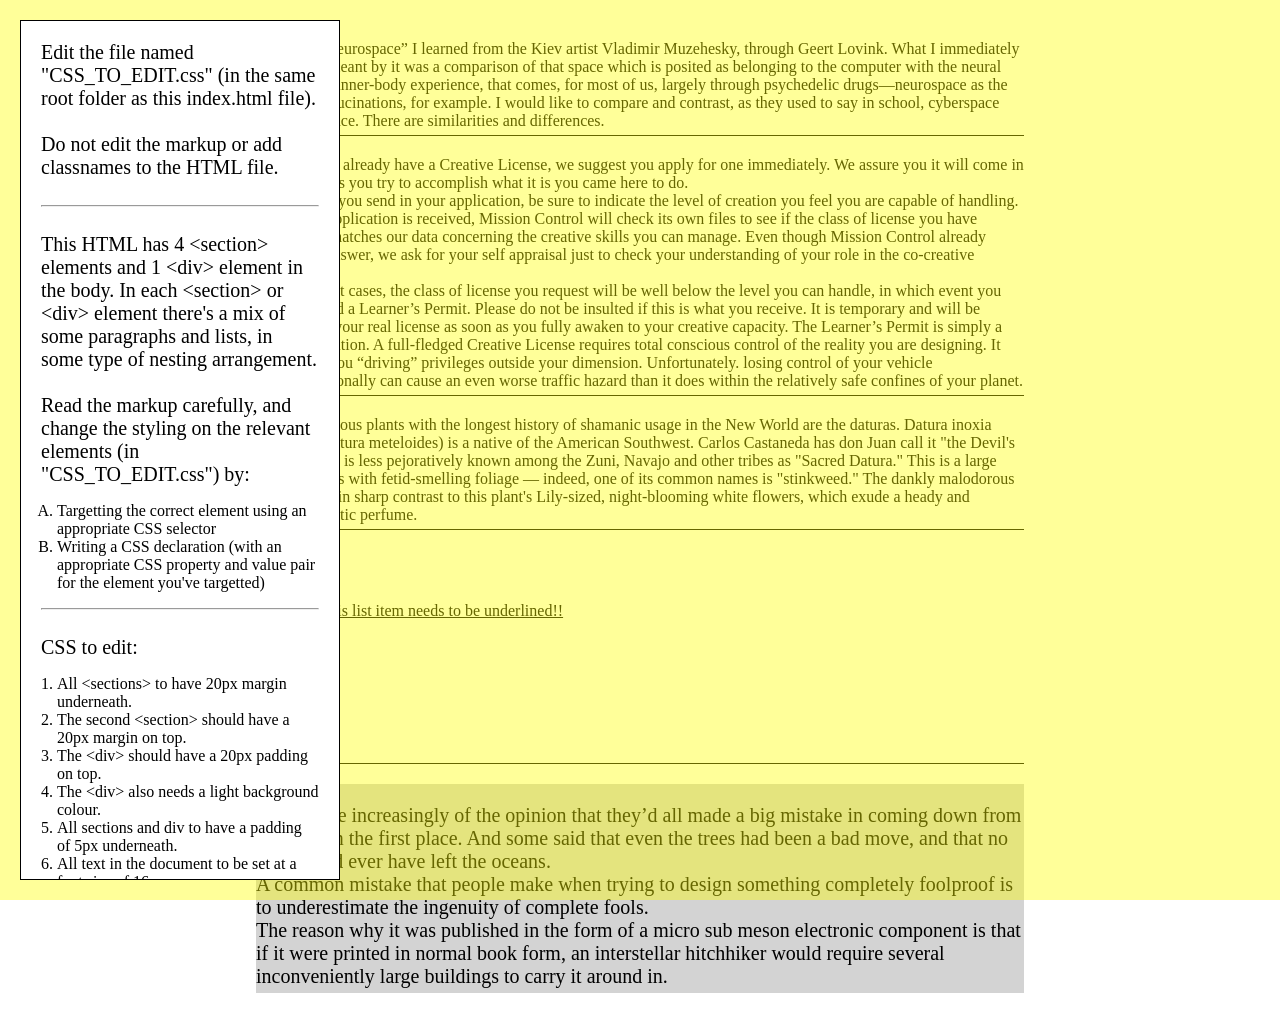
<file: 2.1 - Css Selector Exercise/index.html>
<!DOCTYPE html>
<html lang="en-GB">
            
    <head>       
        <meta charset="utf-8">
        <meta name="author" content="learn.expandedmetrics.com">
        <meta name="description" content=" ">
        <meta name="keywords" content=" ">
        <meta name="viewport" content="width=device-width, initial-scale=1.0">
            
        <title>D2.E1&thinsp;·&thinsp;CSS Selector Exercise</title>

        <!-- Socials -->
        <meta property="og:title" content=" " />
        <meta property="og:type" content="website" />
        <meta property="og:description" content=" " />
        <meta property="og:image" content="assets/ .jpg" />
        <meta property="og:url" content=" .com" />
        <meta name="twitter:title" content=" ">
        <meta name="twitter:description" content=" ">
        <meta name="twitter:image" content="assets/ .jpg">
        <meta name="twitter:card" content="assets/ .jpg">

        <!-- CSS -->
        <link href="assets/resets_and_bodystyle.css" rel="stylesheet" type="text/css">
        <link href="CSS_TO_EDIT.css" rel="stylesheet" type="text/css">
                
        <!--JavaScript -->
        <script type="text/javascript" src="assets/script.js" defer></script> 

        <!-- Favicons -->
        <link rel="shortcut icon" href="assets/favicon.ico"> 

    </head>       

    <body>
        
        <button id="openPopup" onclick="showPopup()"> Q: </button>

        <div id="popupCover" onclick="hidePopup()"></div>

        <div id="popup">

            <p>Edit the file named "CSS_TO_EDIT.css" (in the same root folder as this index.html file). 
            <br><br>
            Do not edit the markup or add classnames to the HTML file.
            </p>
            <br>
            <hr>
            <br>
            <p>This HTML has 4 &lt;section&gt; elements and 1 &lt;div&gt; element in the body. In each &lt;section&gt; or &lt;div&gt; element there's a mix of some paragraphs and lists, in some type of nesting arrangement. 
            <br><br>    
            Read the markup carefully, and change the styling on the relevant elements (in "CSS_TO_EDIT.css") by:
            <ol>
                <li>Targetting the correct element using an appropriate CSS selector</li>

                <li>Writing a CSS declaration (with an appropriate CSS property and value pair for the element you've targetted)</li>
            </ol>
            </p>
            <hr>
            <br>
            <p>CSS to edit:
                <ol>
                    <li>All &lt;sections&gt; to have 20px margin underneath.</li>

                    <li>The second &lt;section&gt; should have a 20px margin on top.</li>

                    <li>The &lt;div&gt; should have a 20px padding on top.</li>

                    <li>The &lt;div&gt; also needs a light background colour.</li>

                    <li>All sections and div to have a padding of 5px underneath.</li>

                    <li>All text in the document to be set at a font size of 16px.</li>

                    <li>All paragraphs under the &lt;div&gt; element needs to be set at 20px.</li>

                    <li>In the second section, all paragraphs after the first one should have an indent of 40px.</li>

                    <li>In the fourth section, the second list item in the 1st list should have an underline.</li>
                    
                    <li>On hovering over the above, make the underline into a strikethrough.
                    </li>

                    <li>Hovering over the third section changes the background of the fourth section.</li>
                
                </ol>    
            </p>        


        </div>

        <!-- first section -->
        <section>
            <p>The term “Neurospace” I learned from the Kiev artist Vladimir Muzehesky, through Geert Lovink. What I immediately thought he meant by it was a comparison of that space which is posited as belonging to the computer with the neural space or the inner-body experience, that comes, for most of us, largely through psychedelic drugs—neurospace as the space of hallucinations, for example. I would like to compare and contrast, as they used to say in school, cyberspace and neurospace. There are similarities and differences.</p>

        </section>

        <!-- second section -->
        <section>
            <p>If you do not already have a Creative License, we suggest you apply for one immediately. We assure you it will come in very handy as you try to accomplish what it is you came here to do.</p>
            <p>When you send in your application, be sure to indicate the level of creation you feel you are capable of handling. Once your application is received, Mission Control will check its own files to see if the class of license you have
            applied for matches our data concerning the creative skills you can manage. Even though Mission Control already
            knows the answer, we ask for your self appraisal just to check your understanding of your role in the co-creative
            process.</p>
            <p>In most cases, the class of license you request will be well below the level you can handle, in which event you will
                be issued a Learner’s Permit. Please do not be insulted if this is what you receive. It is temporary and will be
                replaced by your real license as soon as you fully awaken to your creative capacity. The Learner’s Permit is simply a
                safety precaution. A full-fledged Creative License requires total conscious control of the reality you are designing. It
                also grants you “driving” privileges outside your dimension. Unfortunately. losing control of your vehicle
                interdimensionally can cause an even worse traffic hazard than it does within the relatively safe confines of your
                planet.</p>
        </section>


        <!-- third section -->
        <section>
            <span>The solanaceous plants with the longest history of shamanic
                usage in the New World are the daturas. Datura inoxia (formerly Datura
                meteloides) is a native of the American Southwest. Carlos Castaneda
                has don Juan call it "the Devil's Weed," but it is less pejoratively known
                among the Zuni, Navajo and other tribes as "Sacred Datura." This is a
                large bushy species with fetid-smelling foliage — indeed, one of its
                common names is "stinkweed." The dankly malodorous leaves stand in
                sharp contrast to this plant's Lily-sized, night-blooming white flowers,
                which exude a heady and distinctly erotic perfume.</span>
        </section>


        <!-- fourth section -->
        <section>
            <p>First List: </p>
            <!-- list1 -->
            <ul>
                <li>Item 1

                </li>
                <li>Just this list item needs to be underlined!!
                </li>
                <li>Item 3

                </li>
            </ul>
            <p>Second List: </p>
            <!-- list2 -->

            <ul>
                <li>Item 1

                </li>
                <li> Item 2

                </li>
                <li>
                Item 3
                    
                </li>
            </ul>
        </section>        


        <!-- the only div -->
        <div>
            <p> Many were increasingly of the opinion that they’d all made a big mistake in coming down from the trees in the first place. And some said that even the trees had been a bad move, and that no one should ever have left the oceans.</p>
            <p>A common mistake that people make when trying to design something completely foolproof is to underestimate the ingenuity of complete fools.</p>
            <p>The reason why it was published in the form of a micro sub meson electronic component is that if it were printed in normal book form, an interstellar hitchhiker would require several inconveniently large buildings to carry it around in.</p>

        </div>

        
    </body>
</html>
</file>
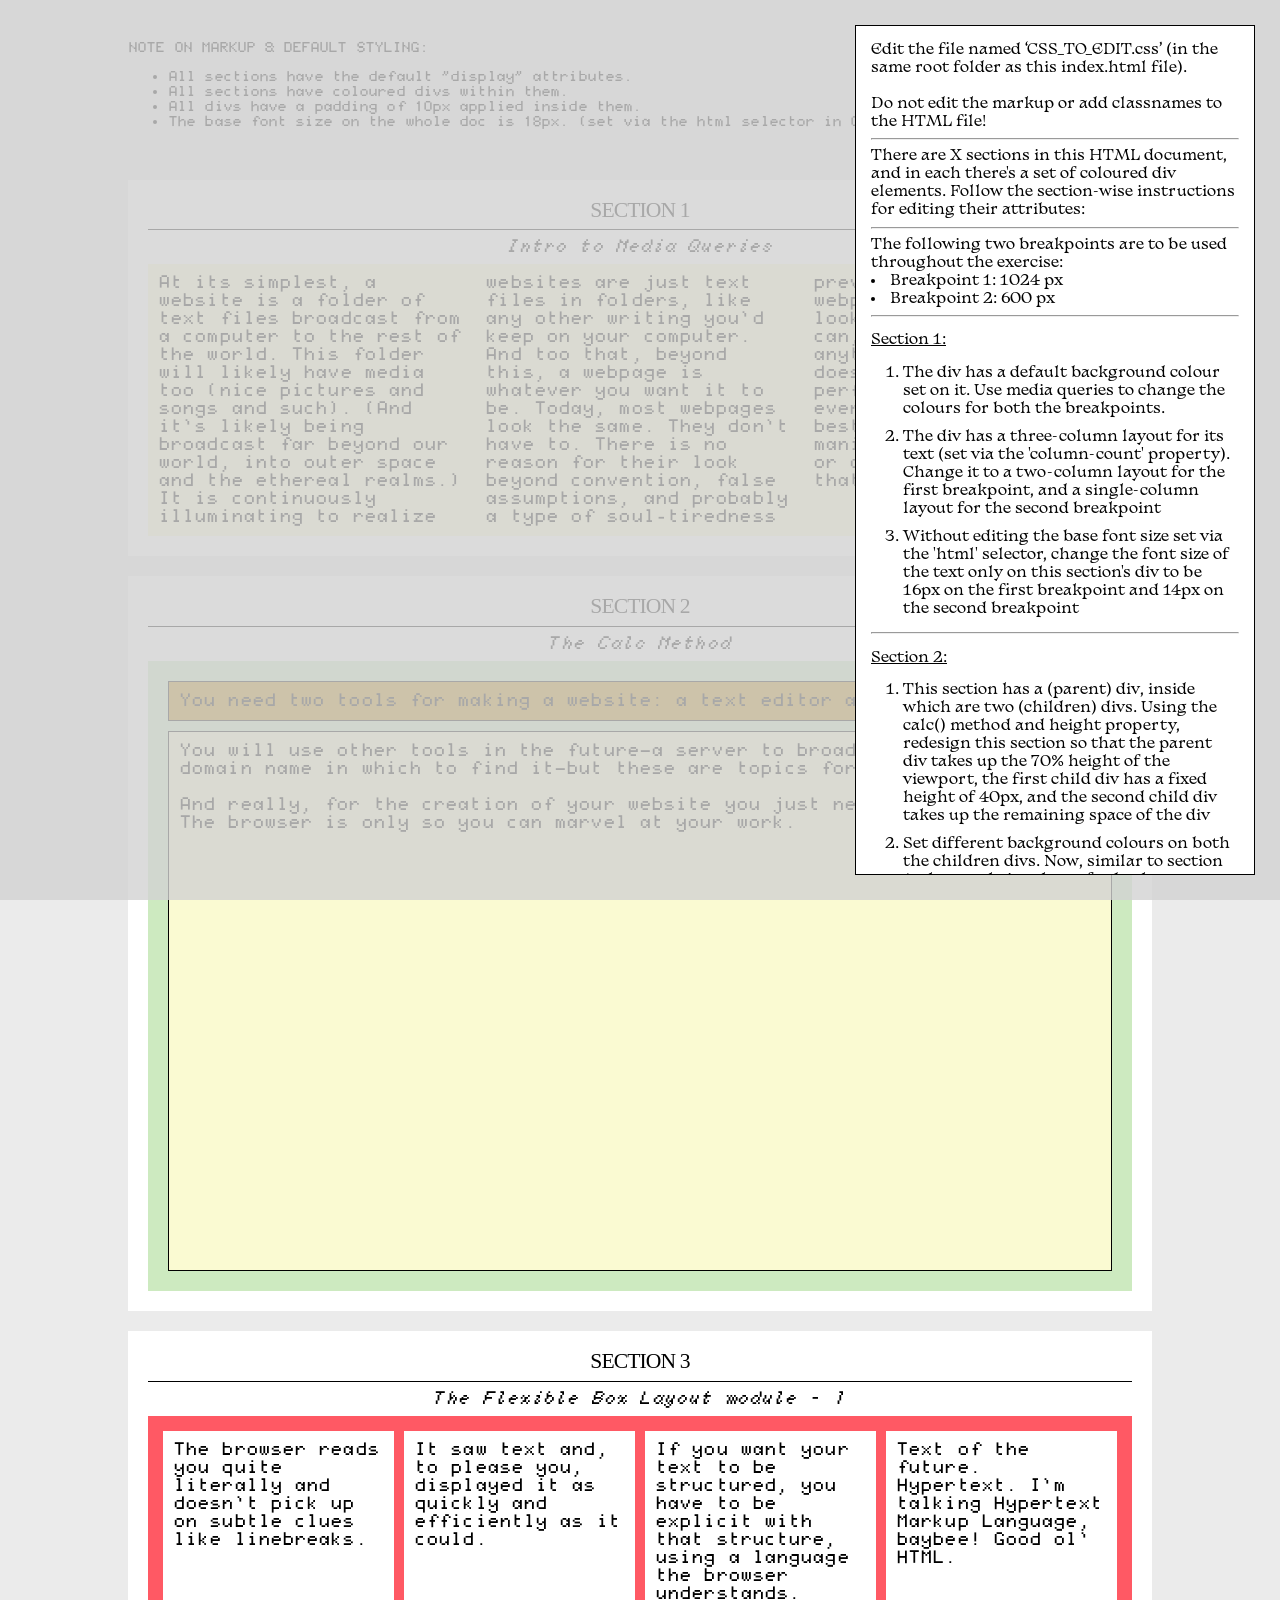
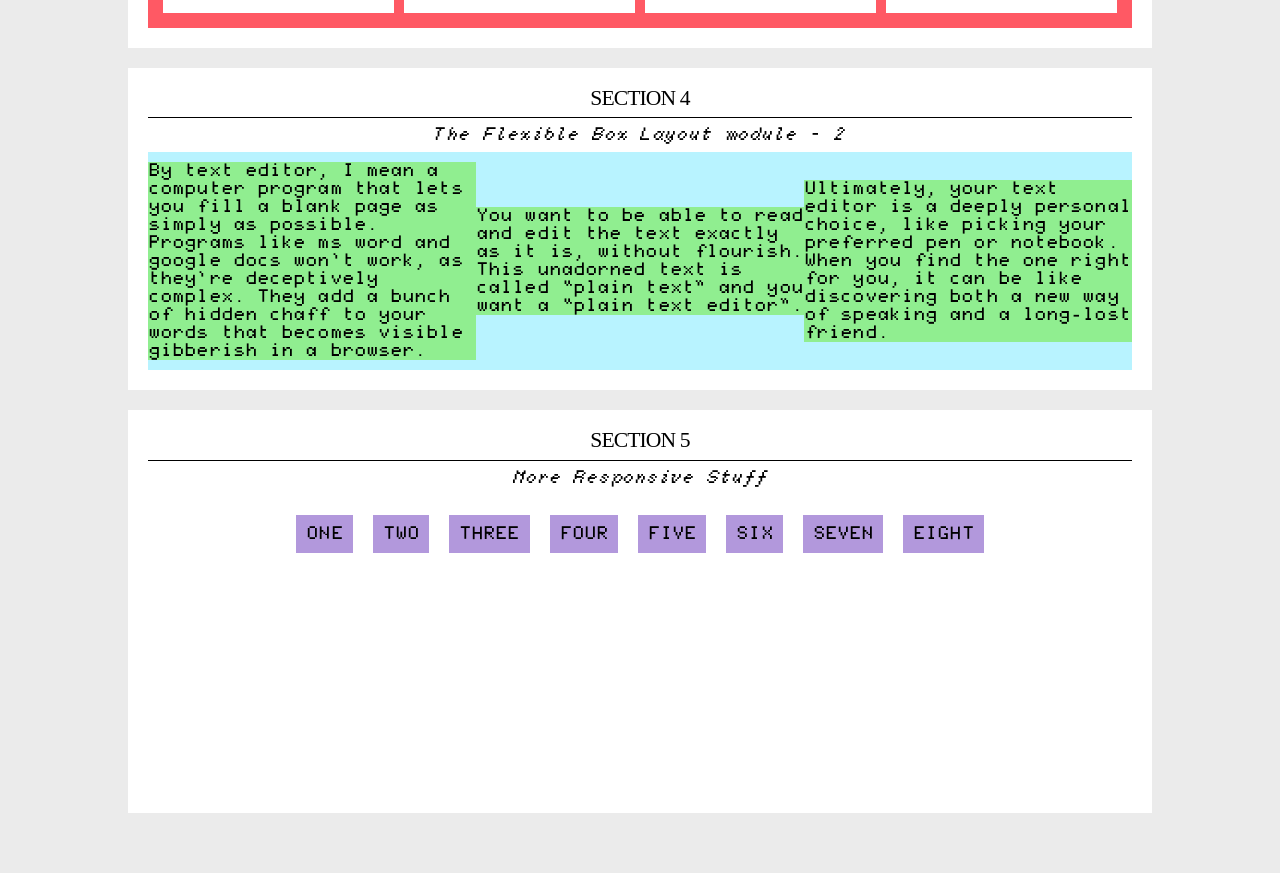
<file: 6.1 CSS Responsive/index.html>
<!doctype html>
<html lang="en-GB">

<head>
    <meta charset="utf-8">
    
    <meta name="author" content="Expanded Metrics">
    <meta name="description" content="">
    <meta property="og:title" content=""/>
    <meta property="og:description" content=""/>
    
    <title>D6.E1&thinsp;·&thinsp;CSS Responsive</title>
    
    <meta name="keywords" content="">
    <meta name="viewport" content="width=device-width, initial-scale=1.0">
    <meta property="og:type" content="website"/>

    <link href="assets/defaults+font-face.css" rel="stylesheet" type="text/css">
    <link href="CSS_TO_EDIT.css" rel="stylesheet" type="text/css">

    <script src="assets/script.js" type="text/javascript" defer></script> 
    <script src="SCRIPT_TO_EDIT.js" type="text/javascript" defer></script> 

</head>
    
<body onload="loadPopupState()">

    <aside>NOTE ON MARKUP & DEFAULT STYLING:
        <ul>
            <li>All sections have the default "display" attributes.</li>
            <li>All sections have coloured divs within them.</li>
            <li>All divs have a padding of 10px applied inside them.</li>
            <li>The base font size on the whole doc is 18px. (set via the html selector in CSS) </li>
        </ul>
    </aside>
    <br><br>
    
    <!-- Section 1 -->
    <section id="s1"> 
        <h2>SECTION 1</h2>
        <em>Intro to Media Queries</em>
        <div>
            <p>
                At its simplest, a website is a folder of text files broadcast from a computer to the rest of the world.

                This folder will likely have media too (nice pictures and songs and such).
                
                (And it’s likely being broadcast far beyond our world, into outer space and the ethereal realms.)
                
                It is continuously illuminating to realize websites are just text files in folders, like any other writing you’d keep on your computer.
                
                And too that, beyond this, a webpage is whatever you want it to be.
                
                Today, most webpages look the same. They don’t have to.
                
                There is no reason for their look beyond convention, false assumptions, and probably a type of soul-tiredness prevalent today.
                
                Your webpage can, and should, look however you want.
                
                It can, and should, be about anything you want.
                
                It does not need to be perfect, or finished, or even good.
                
                A webpage, at best, is a space you manifest to hold an idea or dream.
                
                It is whatever that means for you.
            </p>

        </div>
    
    </section>

    <!-- Section 2 -->
    <section id="s2"> 
        <h2>SECTION 2</h2>
        <em>The Calc Method</em>
        <div>
            <div>You need two tools for making a website: a text editor and a browser.
            </div>
            <div>
                You will use other tools in the future–a server to broadcast your page and a domain name in which to find it–but these are topics for a future zine.
                <br>
                <br>
                And really, for the creation of your website you just need a text editor. The browser is only so you can marvel at your work.
            </div>

        </div>      
    </section>
        

    <!-- Section 4 -->
    <section id="s3"> 
        <h2>SECTION 3</h2>
        <em>The Flexible Box Layout module - 1</em>
        <div>
            <div>
                The browser reads you quite literally and doesn’t pick up on subtle clues like linebreaks. 
            </div>
            <div>
                It saw text and, to please you, displayed it as quickly and efficiently as it could.
            </div>
            <div>
                If you want your text to be structured, you have to be explicit with that structure, using a language the browser understands.
            </div>
            <div>
                Text of the future. Hypertext. I’m talking Hypertext Markup Language, baybee! Good ol’ HTML.
            </div>
        </div>
    </section>
    
    <!-- Section 4 -->
    <section id="s4"> 
        <h2>SECTION 4</h2>
        <em>The Flexible Box Layout module - 2</em>
        <div>
            <div>
                By text editor, I mean a computer program that lets you fill a blank page as simply as possible. Programs like ms word and google docs won’t work, as they’re deceptively complex. They add a bunch of hidden chaff to your words that becomes visible gibberish in a browser.
            </div>
            <div>
                You want to be able to read and edit the text exactly as it is, without flourish. This unadorned text is called “plain text” and you want a “plain text editor”.
            </div>
            <div>
                Ultimately, your text editor is a deeply personal choice, like picking your preferred pen or notebook. When you find the one right for you, it can be like discovering both a new way of speaking and a long-lost friend.
            </div>
        </div>
    </section>

    <section id="s5"> 
        <h2>SECTION 5</h2>
        <em>More Responsive Stuff</em>
        <div>
            <span>ONE</span>
            <span>TWO</span>
            <span>THREE</span>
            <span>FOUR</span>
            <span>FIVE</span>
            <span>SIX</span>
            <span>SEVEN</span>
            <span>EIGHT</span>
        </div>
        <br>
        <button>This is a Button</button>
        <div id="box">
            <ul>
                <li>ONE</li>
                <li>TWO</li>
                <li>TWO</li>
                <li>THREE</li>
                <li>FOUR</li>
                <li>FIVE</li>
                <li>SIX</li>
                <li>SEVEN</li>
                <li>EIGHT</li>
            </ul>
        </div>
    </section>
    
    





    <!-- POPUP -->
    <button id="openPopup" onclick="showPopup()">?</button>
    <div id="popupCover" onclick="hidePopup()"></div>

    <div id="popup">
        
            Edit the file named ‘CSS_TO_EDIT.css’ (in the same root folder as this index.html file).<br>
            <br>
            Do not edit the markup or add classnames to the HTML file!
            
            <hr>
            There are X sections in this HTML document, and in each there's a set of coloured div elements. Follow the section-wise instructions for editing their attributes:
            
            <hr>
            The following two breakpoints are to be used throughout the exercise:
            <li>Breakpoint 1: 1024 px</li>
            <li>Breakpoint 2: 600 px</li>


        <hr>
        <p><u>Section 1:</u>
        <ol>
            <li> The div has a default background colour set on it. Use media queries to change the colours for both the breakpoints. 
            </li>            
            <li>The div has a three-column layout for its text (set via the 'column-count' property). Change it to a two-column layout for the first breakpoint, and a single-column layout for the second breakpoint</li>
            <li>Without editing the base font size set via the 'html' selector, change the font size of the text only on this section's div to be 16px on the first breakpoint and 14px on the second breakpoint</li>
        </ol>
        </p>

        <hr>
        <p><u>Section 2:</u><br>
            <ol>
                <li>This section has a (parent) div, inside which are two (children) divs. Using the calc() method and height property, redesign this section so that the parent div takes up the 70% height of the viewport, the first child div has a fixed height of 40px, and the second child div takes up the remaining space of the div</li>   
                <li> Set different background colours on both the children divs. Now, similar to section 1, change their colours for both breakpoints. </li>
            </ol>            

        </p>
        <hr>

        <p><u>Section 3:</u><br>
            <ol>
                <li>This section has a parent div, inside which there are 4 children divs (boxes). The children have the default display property and a width of 400px set on each of them. Using the flexbox property, make the boxes appear in a single line next to each other (4 column layout). </li>
                <li>Adjust the widths of the boxes so they all take up equal space and fill the parent div. There should be a spacing of 10px between the boxes.</li>
                <li>Similar to section 1 and 2, change the colours of the boxes for both the breakpoints</li>
                <li>Change the 4 column layout into a 2 column layout for the first breakpoint</li>
                <li>Without removing the flex property set on the parent/container, change the layout into a single-column layout (all the boxes are stacked on top of each other) for the second breakpoint</li>
            </ol>
        </p>
        <hr>
        
        <p><u>Section 4:</u><br>
            <ol>
                <li>This section has a parent div with 3 children divs inside it. Using flexbox change the layout into a three column layout. Without using margin or gap properties, make sure that the divs are evenly spaced. The first div's left edge should align with the container's left edge and the third div's right edge should align with the right edge of the container's right edge</li>
                <li>The divs are to be aligned centrally along the horizontal axis</li>
                <li> Make it into a single column layout only for the second breakpoint. For this breakpoint, the divs need to be aligned centrally along the vertical axis</li>
            </ol>
        </p>
        <hr>

        <p><u>Section 5:</u><br>
            <ol>
                <li>This section has a visible div. This section also has a button and another div (with the id 'box'), both of which are not visible by default. </li>
                <li>On the second breakpoint, hide the first div and make the button visible</li>
                <li> Now add some JavaScript in the SCRIPT_TO_EDIT.js file so that the button can show/hide the second div</li>
            </ol>
        </p>
        <hr>



</body>
</file>
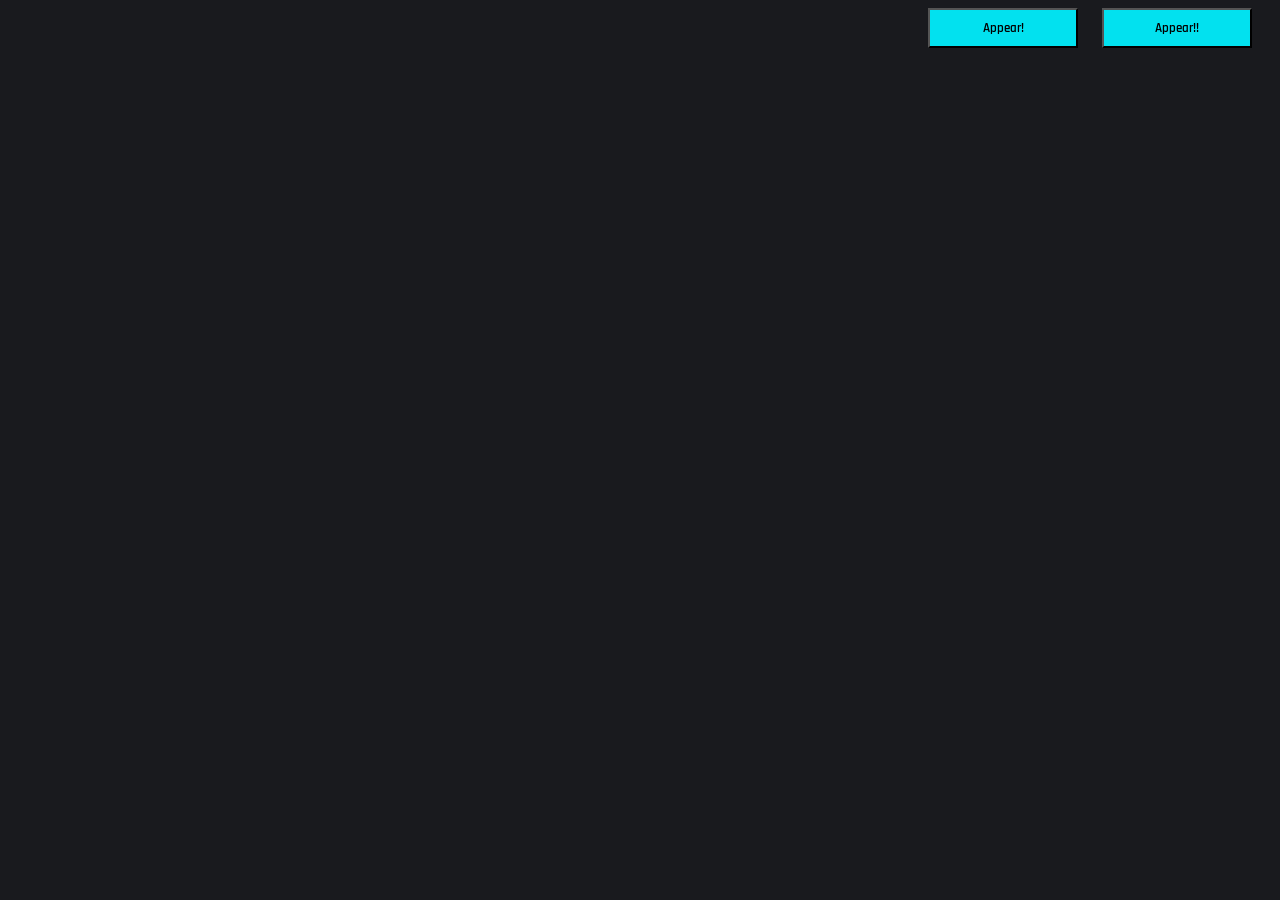
<file: 9.1 & 9.2/index.html>
<!DOCTYPE html>
<html lang="en">
<head>
    <meta charset="UTF-8">
    <meta name="viewport" content="width=device-width, initial-scale=1.0">
    <link rel="preconnect" href="https://fonts.googleapis.com">
    <link rel="preconnect" href="https://fonts.gstatic.com" crossorigin>
    <link href="https://fonts.googleapis.com/css2?family=Rajdhani:wght@400;500;600&display=swap" rel="stylesheet">

    <link rel="stylesheet" href="style.css">
    <script src="script.js" type="text/javascript" defer></script>
    <title>Day 9 Exercise</title>
</head>
<body>
    <div class="contain">
        <div id="div1">
            <button id="close1" class="clo">X</button>
        </div>
        <div class="btn-container">
            <button id="btn1" onclick="bippity()">Appear!</button>
            <button id="btn2">Appear!!</button>
        </div>
    </div>
    <div id="div2">
        <button id="close2" class="clo" onclick="boo()">X</button>
    </div>
</body>
</html>
</file>
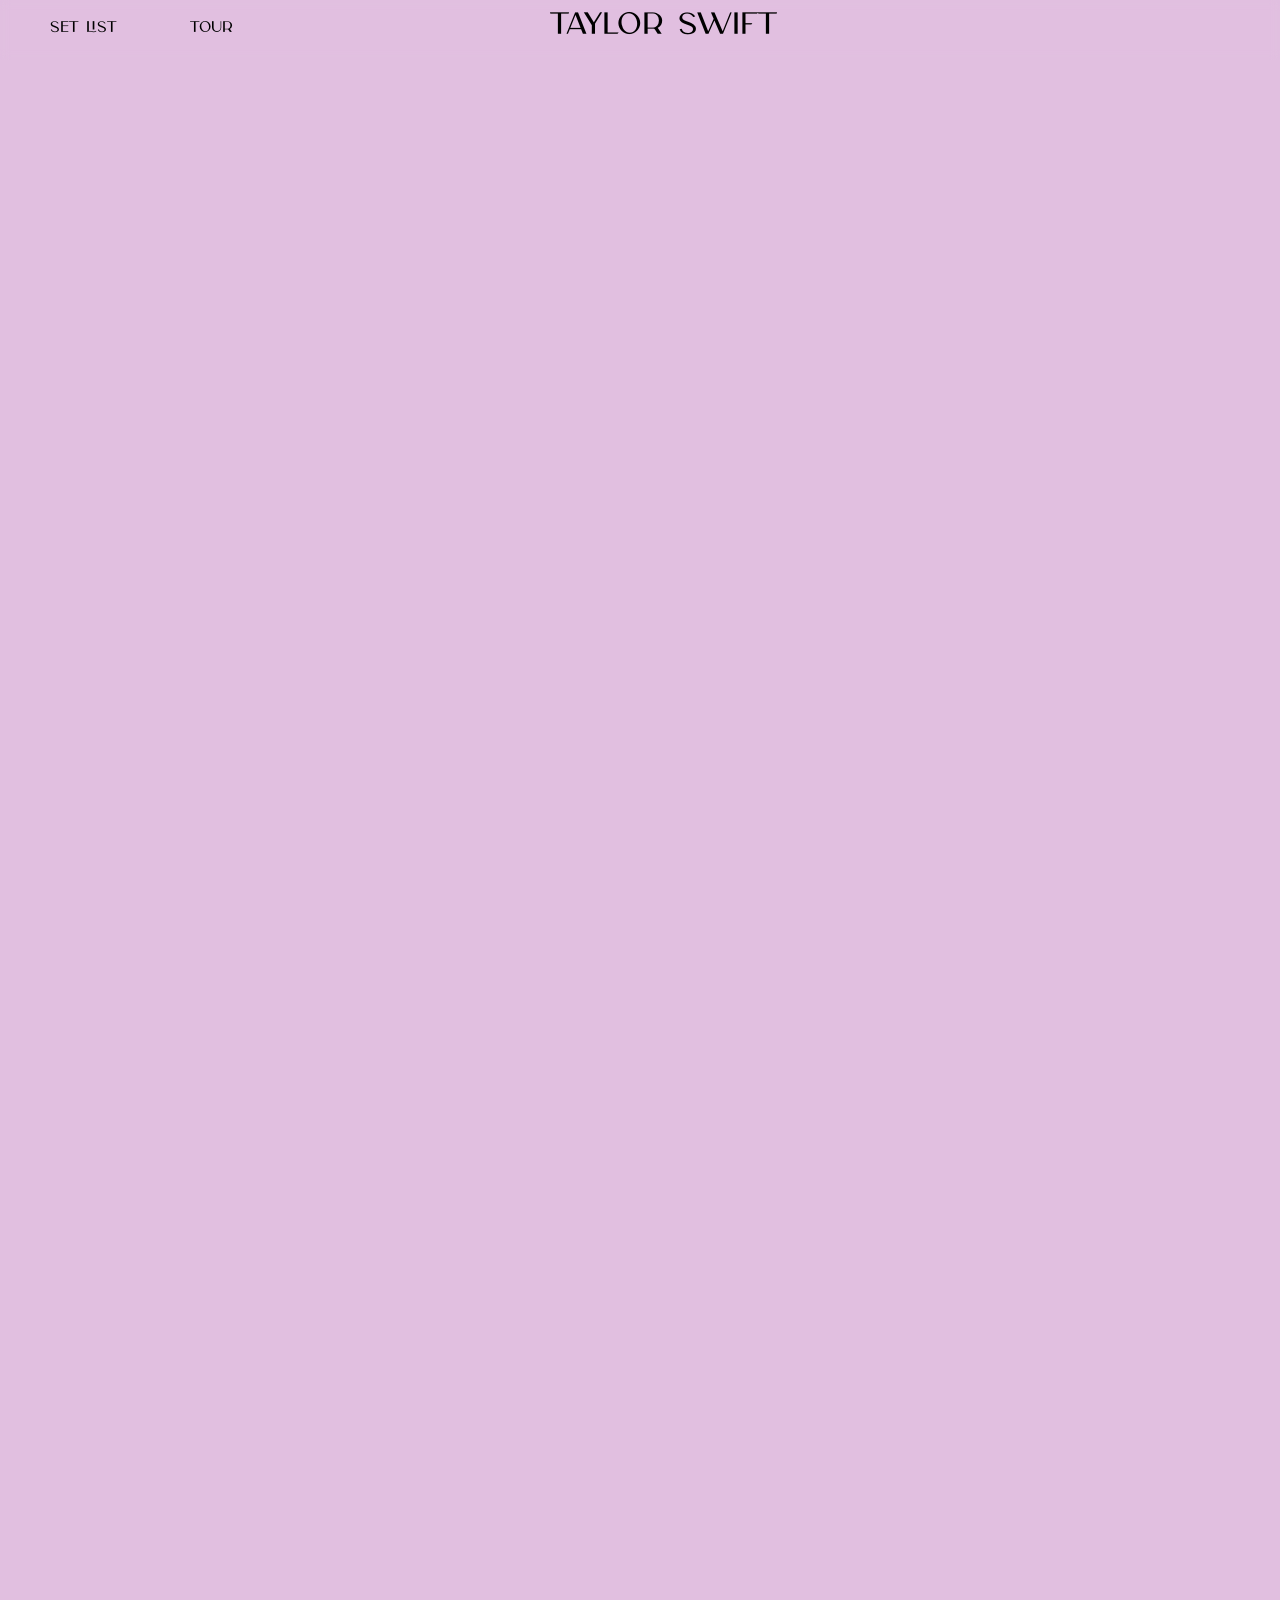
<file: A3/setlist.html>
<!DOCTYPE html>
<html lang="en">
<head>
    <meta charset="UTF-8">
    <meta name="viewport" content="width=device-width, initial-scale=1.0">
    <title>Setlist</title>

    <link rel="stylesheet" href="assets/global.css">
    <style>
        .taylor-swift {
            margin: 0;
            position: absolute;
            font-size: 30px;
            font-weight: 400;
            font-family: var(--taylor-version-font);
            color: #000;
            display: inline-block;
            top: 10%;
            left: 43%;
        }
        .explore,
        .set-list,
        .tour {
            font-family: var(--taylor-version-font);
            color: #000;
            text-decoration: none;
            position: absolute;
            font-size: 15px;
            left: 47px;
            display: inline-block;
            width: 100px;
            height: 22px;
        }
        .set-list,
        .tour {
            left: 50px;
            top: 30%;
        }
        .tour {
            left: 190px;
        }
        header{
            position: fixed;
            background-color: transparent;
            backdrop-filter: blur(5px);
            display: flex;
            justify-content: center;
            align-items: center;
            width: 100%;
            overflow: hidden;
            z-index: 5;
            top: 0;
            height: 60px;
            font-size: 10px;
        }
        body{
            margin: 0;
            padding: 0;
            transition: background-color 0.5s;
        }
        ul{
            list-style-type: none;
            display: flex;
            flex-wrap: wrap;
            justify-content: center;
            margin: 0;
            margin-top: 70px;
            padding: 0px 30px 0px 30px;
        }

        iframe{
            height: hug;
            width: 100%; /* Adjust the width as needed */
            border-radius: 12px;
        }
        li{
            width: calc(33% - 40px);
            margin: 0px 20px 10px 20px;
            opacity: 0; 
            transition: opacity 2s
        }
       
    </style>
</head>
<body>
    <header class="header" id="H" >
        <a href="index.html">
        <h1 class="taylor-swift" >Taylor Swift</h1>
    </a>
        <div id="links">
          
            <a href="setlist.html"  class="set-list" id="set list page">Set List</a>
            <a href="map.html"   class="tour" id="tour page">Tour</a>
        </div>
      </header>

    <div style="height: 100%; overflow-x: hidden; text-align: center" id="contain">
		<ul>
            <li>
                <p>
                    <iframe style="border-radius:12px" src="https://open.spotify.com/embed/track/214nt20w5wOxJnY462klLw?utm_source=generator" 
                            width="100%" height="352" frameBorder="0" allowfullscreen="" 
                            allow="autoplay; clipboard-write; encrypted-media; fullscreen; picture-in-picture" loading="lazy">
                    </iframe>
				</p>
			</li>
			<li>
				<p>
                    <iframe style="border-radius:12px" src="https://open.spotify.com/embed/track/1BxfuPKGuaTgP7aM0Bbdwr?utm_source=generator" 
                            width="100%" height="352" frameBorder="0" allowfullscreen="" 
                            allow="autoplay; clipboard-write; encrypted-media; fullscreen; picture-in-picture" loading="lazy">
                   </iframe>    
				</p>
			</li>
			<li>
				<p>
                    <iframe style="border-radius:12px" src="https://open.spotify.com/embed/track/3RauEVgRgj1IuWdJ9fDs70?utm_source=generator" 
                            width="100%" height="352" frameBorder="0" allowfullscreen="" 
                            allow="autoplay; clipboard-write; encrypted-media; fullscreen; picture-in-picture" loading="lazy">
                    </iframe>
				</p>
			</li>
            <li>
				<p>
					<iframe style="border-radius:12px" src="https://open.spotify.com/embed/track/6RRNNciQGZEXnqk8SQ9yv5?utm_source=generator" 
                            width="100%" height="352" frameBorder="0" allowfullscreen="" 
                            allow="autoplay; clipboard-write; encrypted-media; fullscreen; picture-in-picture" loading="lazy">
                    </iframe>
				</p>
			</li>
			<li>
            	<p>
					<iframe style="border-radius:12px"  src="https://open.spotify.com/embed/track/1dGr1c8CrMLDpV6mPbImSI?utm_source=generator"
                            width="100%" height="352" frameBorder="0" allowfullscreen="" 
                            allow="autoplay; clipboard-write; encrypted-media; fullscreen; picture-in-picture" loading="lazy">
                    </iframe>
				</p>
			</li>
            <li>
                <p>
                    <iframe style="border-radius:12px" src="https://open.spotify.com/embed/track/3pHkh7d0lzM2AldUtz2x37?utm_source=generator" 
                            width="100%" height="352" frameBorder="0" allowfullscreen="" 
                            allow="autoplay; clipboard-write; encrypted-media; fullscreen; picture-in-picture" loading="lazy">
                    </iframe>
                </p>
            </li>
            <li>
                <p>
                    <iframe style="border-radius:12px" src="https://open.spotify.com/embed/track/77sMIMlNaSURUAXq5coCxE?utm_source=generator" 
                            width="100%" height="352" frameBorder="0" allowfullscreen="" 
                            allow="autoplay; clipboard-write; encrypted-media; fullscreen; picture-in-picture" loading="lazy">
                    </iframe>
                </p>
            </li>
			<li>
                <p>
                    <iframe style="border-radius:12px" src="https://open.spotify.com/embed/track/1qrpoAMXodY6895hGKoUpA?utm_source=generator" 
                            width="100%" height="352" frameBorder="0" allowfullscreen="" 
                            allow="autoplay; clipboard-write; encrypted-media; fullscreen; picture-in-picture" loading="lazy">
                    </iframe>
                </p>
            </li>
            <li>
                <p>
                    <iframe style="border-radius:12px" src="https://open.spotify.com/embed/track/3CeCwYWvdfXbZLXFhBrbnf?utm_source=generator"
                            width="100%" height="352" frameBorder="0" allowfullscreen="" 
                            allow="autoplay; clipboard-write; encrypted-media; fullscreen; picture-in-picture" loading="lazy">
                    </iframe>
                </p>
            </li>
            <li>
                <p>
                    <iframe style="border-radius:12px" src="https://open.spotify.com/embed/track/7dW84mWkdWE5a6lFWxJCBG?utm_source=generator" 
                            width="100%" height="352" frameBorder="0" allowfullscreen="" 
                            allow="autoplay; clipboard-write; encrypted-media; fullscreen; picture-in-picture" loading="lazy">
                    </iframe>
                </p>
            </li>
            <li>
                <p>
                    <iframe style="border-radius:12px" src="https://open.spotify.com/embed/track/0lx2cLdOt3piJbcaXIV74f?utm_source=generator" 
                            width="100%" height="352" frameBorder="0" allowfullscreen="" 
                            allow="autoplay; clipboard-write; encrypted-media; fullscreen; picture-in-picture" loading="lazy">
                    </iframe>
                </p>
            </li>
            <li>
                <p>
                    <iframe style="border-radius:12px" src="https://open.spotify.com/embed/track/12ntTeqEeTg7GAVpe8Mhpl?utm_source=generator" 
                            width="100%" height="352" frameBorder="0" allowfullscreen="" 
                            allow="autoplay; clipboard-write; encrypted-media; fullscreen; picture-in-picture" loading="lazy">
                    </iframe>
                </p>
            </li>
            <li>
                <p>
                    <iframe style="border-radius:12px" src="https://open.spotify.com/embed/track/0sY6ZUTh4yoctD8VIXz339?utm_source=generator" 
                            width="100%" height="352" frameBorder="0" allowfullscreen="" 
                            allow="autoplay; clipboard-write; encrypted-media; fullscreen; picture-in-picture" loading="lazy">
                    /iframe>
                </p>
            </li>
            <li>
                <p>
                    <iframe style="border-radius:12px" src="https://open.spotify.com/embed/track/0PurA4JVJ8YQgSVopY8fn6?utm_source=generator" 
                            width="100%" height="352" frameBorder="0" allowfullscreen="" 
                            allow="autoplay; clipboard-write; encrypted-media; fullscreen; picture-in-picture" loading="lazy">
                    </iframe>
                </p>
            </li>
            <li>
                <p>
                    <iframe style="border-radius:12px" src="https://open.spotify.com/embed/track/2yLa0QULdQr0qAIvVwN6B5?utm_source=generator" 
                            width="100%" height="352" frameBorder="0" allowfullscreen="" 
                            allow="autoplay; clipboard-write; encrypted-media; fullscreen; picture-in-picture" loading="lazy">
                    </iframe>
                </p>
            </li>
            <li>
                <p>
                    <iframe style="border-radius:12px" src="https://open.spotify.com/embed/track/6NFyWDv5CjfwuzoCkw47Xf?utm_source=generator" 
                            width="100%" height="352" frameBorder="0" allowfullscreen="" 
                            allow="autoplay; clipboard-write; encrypted-media; fullscreen; picture-in-picture" loading="lazy">
                    </iframe>
                </p>
            </li>
            <li>
                <p>
                    <iframe style="border-radius:12px" src="https://open.spotify.com/embed/track/1R0a2iXumgCiFb7HEZ7gUE?utm_source=generator" 
                            width="100%" height="352" frameBorder="0" allowfullscreen="" 
                            allow="autoplay; clipboard-write; encrypted-media; fullscreen; picture-in-picture" loading="lazy">
                    </iframe>
                </p>
            </li>
            <li>
                <p>
                    <iframe style="border-radius:12px" src="https://open.spotify.com/embed/track/1P17dC1amhFzptugyAO7Il?utm_source=generator" 
                            width="100%" height="352" frameBorder="0" allowfullscreen="" 
                            allow="autoplay; clipboard-write; encrypted-media; fullscreen; picture-in-picture" loading="lazy">
                    </iframe>
                </p>
            </li>
            <li>
                <p>
                    <iframe style="border-radius:12px" src="https://open.spotify.com/embed/track/3sW3oSbzsfecv9XoUdGs7h?utm_source=generator" 
                            width="100%" height="352" frameBorder="0" allowfullscreen="" 
                            allow="autoplay; clipboard-write; encrypted-media; fullscreen; picture-in-picture" loading="lazy">
                    </iframe>
                </p>
            </li>
            <li>
                <p>
                    <iframe style="border-radius:12px" src="https://open.spotify.com/embed/track/3yII7UwgLF6K5zW3xad3MP?utm_source=generator" 
                            width="100%" height="352" frameBorder="0" allowfullscreen="" 
                            allow="autoplay; clipboard-write; encrypted-media; fullscreen; picture-in-picture" loading="lazy">
                    </iframe>
                </p>
            </li>
            <li>
                <p>
                    <iframe style="border-radius:12px" src="https://open.spotify.com/embed/track/5YqltLsjdqFtvqE7Nrysvs?utm_source=generator" 
                            width="100%" height="352" frameBorder="0" allowfullscreen="" 
                            allow="autoplay; clipboard-write; encrypted-media; fullscreen; picture-in-picture" loading="lazy">
                    </iframe>
                </p>
            </li>
            <li>
                <p>
                    <iframe style="border-radius:12px" src="https://open.spotify.com/embed/track/6AtZLIzUINvExIUy4QhdjP?utm_source=generator" 
                            width="100%" height="352" frameBorder="0" allowfullscreen="" 
                            allow="autoplay; clipboard-write; encrypted-media; fullscreen; picture-in-picture" loading="lazy">
                    </iframe>
                </p>
            </li>
            <li>
                <p>
                    <iframe style="border-radius:12px" src="https://open.spotify.com/embed/track/5enxwA8aAbwZbf5qCHORXi?utm_source=generator" 
                            width="100%" height="352" frameBorder="0" allowfullscreen="" 
                            allow="autoplay; clipboard-write; encrypted-media; fullscreen; picture-in-picture" loading="lazy">
                    </iframe>
                </p>
            </li>
            <li>
                <p>
                    <iframe style="border-radius:12px" src="https://open.spotify.com/embed/track/6VsvKPJ4xjVNKpI8VVZ3SV?utm_source=generator" 
                            width="100%" height="352" frameBorder="0" allowfullscreen="" 
                            allow="autoplay; clipboard-write; encrypted-media; fullscreen; picture-in-picture" loading="lazy">
                    </iframe> 
                </p>
            </li>
            <li>
                <p>
                    <iframe style="border-radius:12px" src="https://open.spotify.com/embed/track/3hUxzQpSfdDqwM3ZTFQY0K?utm_source=generator" 
                            width="100%" height="352" frameBorder="0" allowfullscreen="" 
                            allow="autoplay; clipboard-write; encrypted-media; fullscreen; picture-in-picture" loading="lazy">
                    </iframe>
                </p>
            </li>
            <li>
                <p>
                    <iframe style="border-radius:12px" src="https://open.spotify.com/embed/track/5kI4eCXXzyuIUXjQra0Cxi?utm_source=generator" 
                            width="100%" height="352" frameBorder="0" allowfullscreen="" 
                            allow="autoplay; clipboard-write; encrypted-media; fullscreen; picture-in-picture" loading="lazy">
                    </iframe>
                </p>
            </li>
            <li>
                <p>
                    <iframe style="border-radius:12px" src="https://open.spotify.com/embed/track/2Eeur20xVqfUoM3Q7EFPFt?utm_source=generator" 
                            width="100%" height="352" frameBorder="0" allowfullscreen="" 
                            allow="autoplay; clipboard-write; encrypted-media; fullscreen; picture-in-picture" loading="lazy">
                    </iframe>
                </p>
            </li>
            <li>
                <p>
                    <iframe style="border-radius:12px" src="https://open.spotify.com/embed/track/2NmsngXHeC1GQ9wWrzhOMf?utm_source=generator" 
                            width="100%" height="352" frameBorder="0" allowfullscreen="" 
                            allow="autoplay; clipboard-write; encrypted-media; fullscreen; picture-in-picture" loading="lazy">
                    </iframe>
                </p>
            </li>
            <li>
                <p>
                    <iframe style="border-radius:12px" src="https://open.spotify.com/embed/track/1MgV7FIyNxIG7WzMRJV5HC?utm_source=generator" 
                            width="100%" height="352" frameBorder="0" allowfullscreen="" 
                            allow="autoplay; clipboard-write; encrypted-media; fullscreen; picture-in-picture" loading="lazy">
                    </iframe>
                </p>
            </li>
            <li>
                <p>
                    <iframe style="border-radius:12px" src="https://open.spotify.com/embed/track/4R2kfaDFhslZEMJqAFNpdd?utm_source=generator" 
                            width="100%" height="352" frameBorder="0" allowfullscreen="" 
                            allow="autoplay; clipboard-write; encrypted-media; fullscreen; picture-in-picture" loading="lazy">
                    </iframe>
                </p>
            </li>
            <li>
                <p>
                    <iframe style="border-radius:12px" src="https://open.spotify.com/embed/track/0ug5NqcwcFR2xrfTkc7k8e?utm_source=generator" 
                            width="100%" height="352" frameBorder="0" allowfullscreen="" 
                            allow="autoplay; clipboard-write; encrypted-media; fullscreen; picture-in-picture" loading="lazy">
                    </iframe>
                </p>
            </li>
            <li>
                <p>
                    <iframe style="border-radius:12px" src="https://open.spotify.com/embed/track/1u8c2t2Cy7UBoG4ArRcF5g?utm_source=generator" 
                            width="100%" height="352" frameBorder="0" allowfullscreen="" 
                            allow="autoplay; clipboard-write; encrypted-media; fullscreen; picture-in-picture" loading="lazy">
                    </iframe>
                </p>
            </li>
            <li>
                <p>
                    <iframe style="border-radius:12px" src="https://open.spotify.com/embed/track/0cqRj7pUJDkTCEsJkx8snD?utm_source=generator" 
                            width="100%" height="352" frameBorder="0" allowfullscreen="" 
                            allow="autoplay; clipboard-write; encrypted-media; fullscreen; picture-in-picture" loading="lazy">
                    </iframe>
                </p>
            </li>
            <li>
                <p>
                    <iframe style="border-radius:12px" src="https://open.spotify.com/embed/track/1Ov37jtRQ2YNAe8HzfczkL?utm_source=generator"
                            width="100%" height="352" frameBorder="0" allowfullscreen="" 
                            allow="autoplay; clipboard-write; encrypted-media; fullscreen; picture-in-picture" loading="lazy">
                    </iframe>
                </p>
            </li>
            <li>
                <p>
                    <iframe style="border-radius:12px" src="https://open.spotify.com/embed/track/0TvQLMecTE8utzoNmvXRbK?utm_source=generator"
                            width="100%" height="352" frameBorder="0" allowfullscreen="" 
                            allow="autoplay; clipboard-write; encrypted-media; fullscreen; picture-in-picture" loading="lazy">
                    </iframe>
                </p>
            </li>
            <li>
                <p>
                    <iframe style="border-radius:12px" src="https://open.spotify.com/embed/track/0ZNU020wNYvgW84iljPkPP?utm_source=generator" 
                            width="100%" height="352" frameBorder="0" allowfullscreen="" 
                            allow="autoplay; clipboard-write; encrypted-media; fullscreen; picture-in-picture" loading="lazy">
                    </iframe>
                </p>
            </li>
            <li>
                <p>
                    <iframe style="border-radius:12px" src="https://open.spotify.com/embed/track/2Fn01AIMyHbha2ceNQeOqw?utm_source=generator" 
                            width="100%" height="352" frameBorder="0" allowfullscreen="" 
                            allow="autoplay; clipboard-write; encrypted-media; fullscreen; picture-in-picture" loading="lazy">
                    </iframe>
                </p>
            </li>
            <li>
                <p>
                    <iframe style="border-radius:12px" src="https://open.spotify.com/embed/track/5jQI2r1RdgtuT8S3iG8zFC?utm_source=generator" 
                            width="100%" height="352" frameBorder="0" allowfullscreen="" 
                            allow="autoplay; clipboard-write; encrypted-media; fullscreen; picture-in-picture" loading="lazy">
                    </iframe>
                </p>
            </li>
            <li>
                <p>
                    <iframe style="border-radius:12px" src="https://open.spotify.com/embed/track/0V3wPSX9ygBnCm8psDIegu?utm_source=generator" 
                            width="100%" height="352" frameBorder="0" allowfullscreen="" 
                            allow="autoplay; clipboard-write; encrypted-media; fullscreen; picture-in-picture" loading="lazy">
                    </iframe>
                </p>
            </li>
            <li>
                <p>
                    <iframe style="border-radius:12px" src="https://open.spotify.com/embed/track/3rWDp9tBPQR9z6U5YyRSK4?utm_source=generator" 
                            width="100%" height="352" frameBorder="0" allowfullscreen="" 
                            allow="autoplay; clipboard-write; encrypted-media; fullscreen; picture-in-picture" loading="lazy">
                    </iframe>
                </p>
            </li>
            <li>
                <p>
                    <iframe style="border-radius:12px" src="https://open.spotify.com/embed/track/1xwAWUI6Dj0WGC3KiUPN0O?utm_source=generator" 
                            width="100%" height="352" frameBorder="0" allowfullscreen="" 
                            allow="autoplay; clipboard-write; encrypted-media; fullscreen; picture-in-picture" loading="lazy">
                    </iframe>
                </p>
            </li>
            <li>
                <p>
                    <iframe style="border-radius:12px" src="https://open.spotify.com/embed/track/3qoftcUZaUOncvIYjFSPdE?utm_source=generator" 
                            width="100%" height="352" frameBorder="0" allowfullscreen="" 
                            allow="autoplay; clipboard-write; encrypted-media; fullscreen; picture-in-picture" loading="lazy">
                    </iframe>
                </p>
            </li>
            <li>
                <p>
                    <iframe style="border-radius:12px" src="https://open.spotify.com/embed/track/56hioFjQ0DXrdn04hZcFgG?utm_source=generator" 
                            width="100%" height="352" frameBorder="0" allowfullscreen="" 
                            allow="autoplay; clipboard-write; encrypted-media; fullscreen; picture-in-picture" loading="lazy">
                    </iframe>
                </p>
            </li>
            <li>
                <p>
                    <iframe style="border-radius:12px" src="https://open.spotify.com/embed/track/7KokYm8cMIXCsGVmUvKtqf?utm_source=generator" 
                            width="100%" height="352" frameBorder="0" allowfullscreen="" 
                            allow="autoplay; clipboard-write; encrypted-media; fullscreen; picture-in-picture" loading="lazy">
                    </iframe>
                </p>
            </li>
		</ul>
	</div>

    <script>
        // Get the li elements
        const liElements = document.querySelectorAll("li");

        // Function to check if an element is in the viewport
        function isElementInViewport(element) {
            const rect = element.getBoundingClientRect();
            return (
                rect.top >= 0 &&
                rect.left >= 0 &&
                rect.bottom <= (window.innerHeight || document.documentElement.clientHeight) &&
                rect.right <= (window.innerWidth || document.documentElement.clientWidth)
            );
        }

        // Function to handle scroll events
        function handleScroll() {
            liElements.forEach((li) => {
                if (isElementInViewport(li)) {
                    li.style.opacity = 1; // Set opacity to 1 if element is in viewport
                }
            });

            // Retrieve the custom property values using getComputedStyle
            const rootStyles = getComputedStyle(document.documentElement);
            const color1 = rootStyles.getPropertyValue('--lover-primary-colour');
            const color2 = rootStyles.getPropertyValue('--fearless-primary-colour');
            const color3 = rootStyles.getPropertyValue('--evermore-secondary-colour');
            const color4 = rootStyles.getPropertyValue('--reputation-accent-colour');
            const color5 = rootStyles.getPropertyValue('--speak-now-primary-colour');
            const color6 = rootStyles.getPropertyValue('--red-primary-colour');
            const color7 = rootStyles.getPropertyValue('--folklore-primary-colour');
            const color8 = rootStyles.getPropertyValue('--1989-primary-colour');
            const color9 = rootStyles.getPropertyValue('--debut-secondary-colour');
            const color10 = rootStyles.getPropertyValue('---midnights-secondary-colour');

            // Define the background colors array with custom property values
            const backgroundColors = [color1, color2, color3, color4, color5, color6, color7, color8, color9, color10]; // Add more custom property values as needed
            const header = document.querySelector('header');

            // Change the background color on scroll with a new transition
            const scrollTop = window.scrollY || document.documentElement.scrollTop;
            const index = Math.floor(scrollTop / (window.innerHeight || document.documentElement.clientHeight));
            const newBackgroundColor = backgroundColors[index % backgroundColors.length];
            document.body.style.backgroundColor = newBackgroundColor;
        }

        // Attach the scroll event listener
        window.addEventListener("scroll", handleScroll);

        // Trigger initial check in case some elements are already in the viewport
        handleScroll();
    </script>
</body>
</html>
</file>
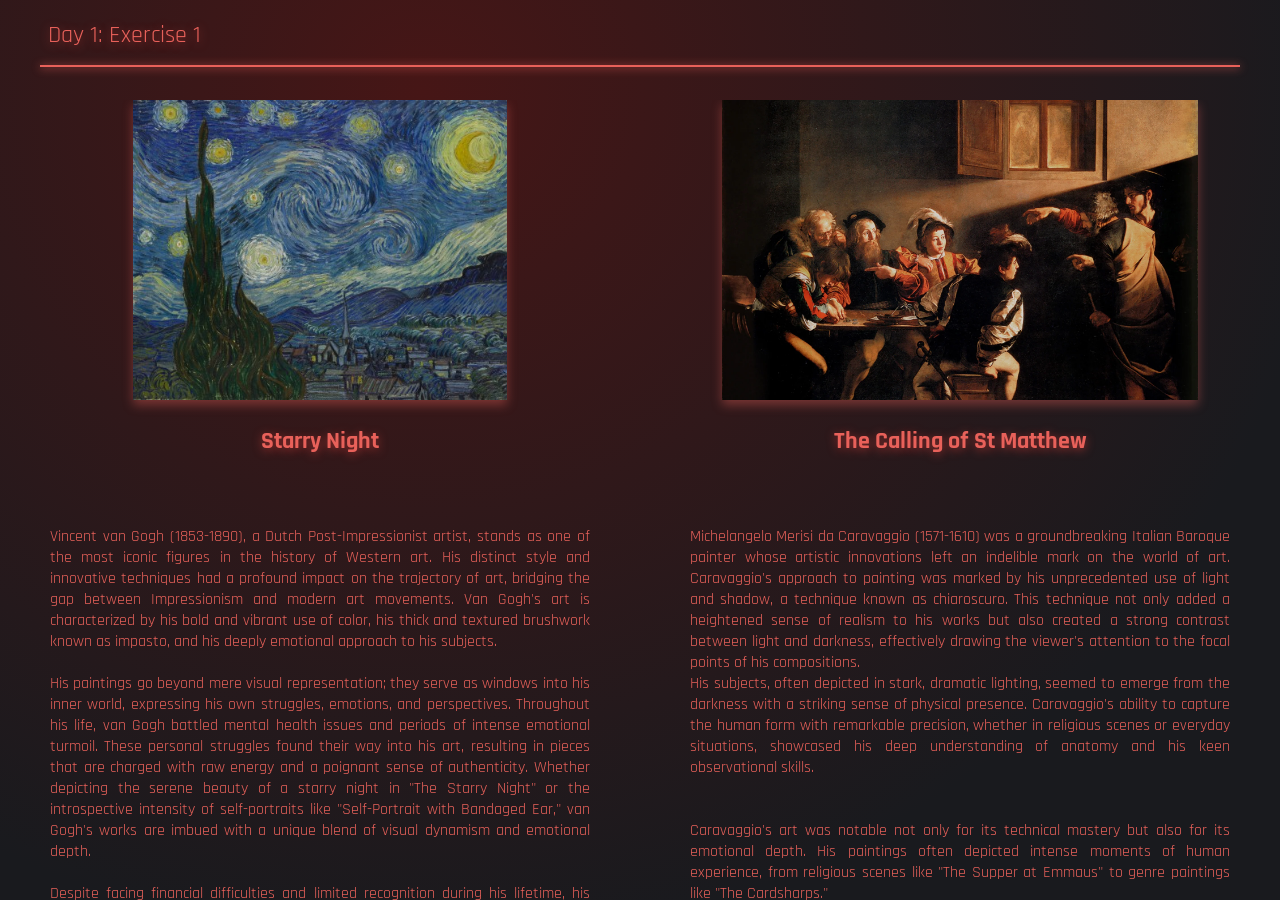
<file: exercise1/exercise1.html>
<!DOCTYPE html>
<html lang="en">
<head>
    <meta charset="UTF-8">
    <meta name="viewport" content="width=device-width, initial-scale=1.0">
    <link type="text/css" rel="stylesheet" href="style.css">

    <link rel="preconnect" href="https://fonts.googleapis.com">
    <link rel="preconnect" href="https://fonts.gstatic.com" crossorigin>
    <link href="https://fonts.googleapis.com/css2?family=Rajdhani:wght@400;700&display=swap" rel="stylesheet">
    <title>Exercise 1</title>
</head>
<header>
  <h2 id="heading">Day 1: Exercise 1</h2>
  <hr class="line1">
</header>
<body>
    <div class="split left">
        <div class="centered">
          <img src="image1.1.jpg">
          <h2 id="title">Starry Night</h2>
          <p>
            Vincent van Gogh (1853-1890), a Dutch Post-Impressionist artist, stands as one of the most iconic figures in the history 
            of Western art. His distinct style and innovative techniques had a profound impact on the trajectory of art, bridging the gap 
            between Impressionism and modern art movements. Van Gogh's art is characterized by his bold and vibrant use of color, his thick
            and textured brushwork known as impasto, and his deeply emotional approach to his subjects. <br><br> His paintings go beyond mere 
            visual representation; they serve as windows into his inner world, expressing his own struggles, emotions, and perspectives.
            Throughout his life, van Gogh battled mental health issues and periods of intense emotional turmoil. These personal struggles 
            found their way into his art, resulting in pieces that are charged with raw energy and a poignant sense of authenticity. 
            Whether depicting the serene beauty of a starry night in "The Starry Night" or the introspective intensity of self-portraits 
            like "Self-Portrait with Bandaged Ear," van Gogh's works are imbued with a unique blend of visual dynamism and emotional depth. <br><br>
            Despite facing financial difficulties and limited recognition during his lifetime, his legacy has since grown exponentially. 
            His innovative use of color and brushwork, coupled with his ability to convey complex emotions through his art, have solidified 
            his place as an artistic visionary whose influence continues to resonate with artists and art enthusiasts worldwide.
          </p>
      </div>
      
      <div class="split right">
        <div class="centered">
          <img src="image2.1.png">
          <h2 id="title">The Calling of St Matthew</h2>
          <p>
            Michelangelo Merisi da Caravaggio (1571-1610) was a groundbreaking Italian Baroque painter whose artistic 
            innovations left an indelible mark on the world of art. Caravaggio's approach to painting was marked by his unprecedented use of light and shadow, 
            a technique known as chiaroscuro. This technique not only added a heightened sense of realism to his works but also created a strong contrast 
            between light and darkness, effectively drawing the viewer's attention to the focal points of his compositions. <br> His subjects, often depicted in stark, 
            dramatic lighting, seemed to emerge from the darkness with a striking sense of physical presence. 
            Caravaggio's ability to capture the human form with remarkable precision, whether in religious scenes or everyday situations, showcased his deep 
            understanding of anatomy and his keen observational skills. <br><br><br>
            Caravaggio's art was notable not only for its technical mastery but also for its emotional depth. His paintings often depicted intense moments of human 
            experience, from religious scenes like "The Supper at Emmaus" to genre paintings like "The Cardsharps." <br> Through his work, Caravaggio explored 
            themes of passion, suffering, and mortality, inviting viewers to contemplate the complexities of life and spirituality. However, 
            his personal life was also marked by controversy and turmoil. He was known for his irascible temperament and was frequently involved in brawls 
            and legal disputes, adding an element of drama to his own story that mirrored the intensity of his art.
          </p>
        </div>
      </div>
</body>
</html>
</file>
<file: 2.1 - Css Selector Exercise/CSS_TO_EDIT.css>
/* ADD YOUR TARGET SELECTORS HERE */
/* ----------------------------------------------------- */

section {
    margin-bottom: 20px;
}

section:nth-of-type(2) {
    margin-top: 20px;
}

div {
    padding-top: 20px;
    background-color: lightgray; 
}

section,
div {
    padding-bottom: 5px;
}

body {
    font-size: 16px;
}

div p {
    font-size: 20px;
}

section:nth-of-type(2) p:not(:first-child) {
    text-indent: 40px;
}

ul:nth-of-type(1) li:nth-of-type(2) {
    text-decoration: underline; 
}

ul:nth-of-type(1) li:nth-of-type(2):hover {
    text-decoration: line-through;
}


section:nth-of-type(3):hover + section:nth-of-type(4) {
    background-color: lightblue; 
}

/* SOME CSS PROPERTIES YOU COULD USE

{
    margin: 20px;
    margin: 20%;

    margin-left: ;
    margin-right: ;

    padding-left: 20px;
    padding-right: 20%;
    padding: 0 50px;
    padding: 10px 30px 50px 70px;

    border-width: ;
    border-style: ;
    border-color: ;
    border: 

    font-size: ;
    line-height: ;
    letter-spacing: ;

    text-transform: lowercase;
    text-indent 20px;
    columns: 2;
    column-gap:;

    text-decoration:;
    text-decoration-line: ;
    
    list-style: ;
}

*/
</file>
<file: 6.1 CSS Responsive/assets/defaults+font-face.css>
/* FONTS */
/* ----------------------------------------------------- */

/* Basteleur-Bold*/
@font-face  {
    font-family: 'Basteleur-Bold';
    src: url('Basteleur-Bold.eot');
    src: url('Basteleur-Bold.eot?#iefix') format('embedded-opentype'),
         url('Basteleur-Bold.woff2') format('woff2'),
         url('Basteleur-Bold.woff') format('woff'),
         url('Basteleur-Bold.ttf') format('truetype');
    font-style: normal;
    font-weight: normal;
}
/* Basteleur-Moonlight*/
@font-face  {
  font-family: 'Basteleur-Moonlight';
  src: url('Basteleur-Moonlight.eot');
  src: url('Basteleur-Moonlight.eot?#iefix') format('embedded-opentype'),
       url('Basteleur-Moonlight.woff2') format('woff2'),
       url('Basteleur-Moonlight.woff') format('woff'),
       url('Basteleur-Moonlight.ttf') format('truetype');
  font-style: normal;
  font-weight: normal;
}

/* FT88 Regular */
@font-face  {
    font-family: 'FT88';
    src: url('FT88-Regular.eot');
    src: url('FT88-Regular.eot?#iefix') format('embedded-opentype'),
         url('FT88-Regular.woff2') format('woff2'),
         url('FT88-Regular.woff') format('woff'),
         url('FT88-Regular.ttf') format('truetype');
    font-style: normal;
    font-weight: normal;
}
/* FT88 Italic */
@font-face  {
    font-family: 'FT88';
    src: url('FT88-Italic.eot');
    src: url('FT88-Italic.eot?#iefix') format('embedded-opentype'),
         url('FT88-Italic.woff2') format('woff2'),
         url('FT88-Italic.woff') format('woff'),
         url('FT88-Italic.ttf') format('truetype');
    font-style: italic;
    font-weight: normal;
}


/* CSS RESETS */
/* ----------------------------------------------------- */

*   {
    -webkit-box-sizing: border-box;
    -moz-box-sizing: border-box;
    box-sizing: border-box;
}

html    {
    margin: 0;
    padding: 0;
    width: 100%;
}

body    {
    margin: 0;
    padding: 0;
    width: 100%;
    overflow-x: hidden;
}

img {
    display: block; 
    margin: 0 auto;
    max-width: 100%;
}

h1,h2,h3,h4 {
  margin: 0;
  padding: 0;
  font-weight: normal;
}


/* FONTS ONLY */
/* ----------------------------------------------------- */

html {
    font-family: 'FT88', monospace;
    letter-spacing: -0.05rem;
    font-size: 18px;
}

h2 {
  font-family: 'Basteleur', serif;
  font-size: 1.2rem;
}

body > aside {
  font-size: 0.8em;
}


/* POPUP STYLING */
/* ----------------------------------------------------- */

#openPopup {
  position: fixed;
  top: 25px;
  right: 25px;
  width: 30px;
  height: 30px;
  outline: 0;
  border: 0;
  border-radius: 50%;
  background-color: white;
}

#popupCover {
  display: block;
  position: fixed;
  top: 0;
  left: 0;
  height: 100vh;
  width: 100vw;
  opacity: 80%;
  background-color: lightgray;
}

#popup {
  font-family: 'Basteleur-Moonlight';
  font-size: 0.8rem;
  width: 400px;
  min-width: 250px;
  max-width: 100vw;;
  position: fixed;
  height: calc(100vh - 50px);
  overflow-y: auto;
  top: 25px;
  right: 25px;
  border: 1px solid black;
  padding: 15px;
  background-color: white;
  z-index: 20;
  letter-spacing: 0;
}

#popup > ol {
  margin-left: 1rem;
  padding-left: 1em;
}
#popup > ol li {
  margin-bottom: 10px;
}

#popup > ul {
  margin-left: 0;
  padding-left: 1em;
}
</file>
<file: 6.1 CSS Responsive/CSS_TO_EDIT.css>
/* BODY AND SECTIONS */
/* ----------------------------------------------------- */
/* All body and section styling available here (except for the fonts, which are declared in the defaults+fonts.css). Some properties have already been declared */

body {
  padding: 40px 10%;
  background-color: rgb(235, 235, 235) ;  
}

section {
  padding: 20px;
  margin-bottom: 20px;
  background-color: white;
}

section > h2 {
text-align: center;
line-height: 1;
border-bottom: 1px solid black;
padding-bottom: 8px;
}

section > em {
display: block;
margin: 8px 0;
text-align: center;
}

section > div {padding: 10px;}


#s6 > div {background-color: #B298DC;}
#s7 > div {background-color: #BDC696;}



/* SECTION 1 */
/* ----------------------------------------------------- */

#s1 > div {
  background-color: lightgoldenrodyellow;
  column-count: 3;
}

#s1 > div > p {
  margin: 0;
}


@media screen and (max-width: 1024px) {
  #s1 div {
    background-color: darkgreen;
    column-count: 2;
    font-size: 16px;
  }
}

@media screen and (max-width: 600px) {
  #s1 div {
    background-color: lightseagreen;
    column-count: 1;
    font-size: 14px;
  }
}  

/* SECTION 2 */
/* ----------------------------------------------------- */

#s2 > div {
  background-color: #CDEAC0;
  height: 70vh;
}

#s2 > div > div {
  margin: 10px;
  padding: 10px;
  border: 1px solid black;
}

#s2 > div > div:nth-child(1) {
  height: 40px;
  background-color: darkgoldenrod;
}

#s2 > div > div:nth-child(2) {
  height: calc(100% - 70px);
  background-color: lightgoldenrodyellow;
}


@media screen and (max-width: 1024px) {
  #s2 > div > div:nth-child(1) {
    background-color: darkblue;
  }
  
  #s2 > div > div:nth-child(2) {
    background-color: lightblue;
  }
}

@media screen and (max-width: 600px) {
  #s2 > div > div:nth-child(1) {
    background-color: darkslategray;
  }
  
  #s2 > div > div:nth-child(2) {
    background-color: lightslategray;
  }
}  


/* SECTION 3 */
/* ----------------------------------------------------- */


#s3 > div {
  background-color: #FF5964;
  display: flex;
  flex-direction: row;
  flex-wrap: nowrap;
}

#s3 > div > div {
  width: 400px;
  background-color: white;
  margin: 5px;
  padding: 10px;
}



@media screen and (max-width: 1024px) {
  #s3 > div {
    flex-wrap: wrap;
    justify-content: flex-start;
  }
  
  #s3 > div > div {
    width: calc(50% - 10px);
    background-color: lightblue;
    margin: 5px;
    padding: 10px;
  }
}

@media screen and (max-width: 600px) {
  #s3 > div {
    flex-wrap: wrap;
    justify-content: flex-start;
    flex-direction: column;
  }
  
  #s3 > div > div {
    width: 100%;
    background-color: lightslategray;
    margin: 5px 0px;
    padding: 10px;
  }
}

/* SECTION 4 */
/* ----------------------------------------------------- */

#s4 > div {
  background-color: #B8F3FF;
  padding: 0;
  padding-top: 10px;
  padding-bottom: 10px;
}

#s4 > div > div {
  background-color: white;
}

#s4 > div {
  display: flex;
  justify-content: space-between;
  align-items: center;
}

#s4 > div > div {
  flex: 1;
  background-color: lightgreen;
}

@media (max-width: 1024px) {
  #s4 > div {
      flex-wrap: wrap;
      align-items: flex-start;
  }
}

@media (max-width: 600px) {
  #s4 > div {
      flex-direction: column;
      align-items: center;
  }
}


/* SECTION 5 */
/* ----------------------------------------------------- */

#s5 > div {
  display: flex;
  flex-wrap: wrap;
  justify-content: center;
}

#s5 > div > span {
  background-color: #B298DC;
  padding: 10px;
  margin: 10px;
}

#s5 > button {
  padding: 10px;
  background-color: #BDC696;
  font-family: 'FT88', monospace;
  margin: 10px;
  display: none;
}

#box {
 background-color: #B8F3FF;
 padding: 10px;
 /* display: none; */
 visibility: hidden;
 width: 120px;
}

#box > ul {
  margin: 0;
  padding: 10px;
}
</file>
<file: 9.1 & 9.2/style.css>
html{
    background-color: rgb(25, 26, 30);
    background-repeat: no-repeat;
    background-size: 100% 100%;
    margin: 0;
    padding: 0;
}

.contain{
    display: flex;
    justify-content: space-between;
    
}

#div1{
    background-color: #bc0028;
    width: 400px;
    height: 450px;
    visibility: hidden;
    padding: 20px;
    box-shadow: 5px 10px 20px 5px rgb(25, 26, 30, 0.5) inset;
}

#btn1,
#btn2{
    width: 150px;
    height: 40px;
    margin-right: 20px;
    font-family: 'Rajdhani', sans-serif;
    font-weight: 600;
    background-color: #02e1ef;
}

#div2{
    margin-top: 20px;
    background-color: #bc0028;
    width: 90%;
    height: 100px;
    visibility: hidden;
    padding: 20px;
    box-shadow: 5px 10px 20px 5px rgb(25, 26, 30, 0.5) inset;
}

#close1,
#close2{
    float: right;
    background-color: #02e1ef;
    color: #191A1E;
    font-weight: 600;
}
</file>
<file: A3/assets/global.css>
html{
    margin: 0;
    padding: 0;
}

@font-face {
    font-family: 'Satisfaction';
    src: url('../fonts/Satisfaction.ttf') format('truetype');
}

@font-face {
    font-family: 'Carla-Sans';
    src: url('../fonts/CarlaSans.otf') format('opentype');
}

@font-face {
    font-family: 'Mina-Medium';
    src: url('../fonts/Mina-Bold.otf') format('opentype');
}

@font-face {
    font-family: 'Tungsten';
    src: url('../fonts/Tungsten-Semibold.otf') format('opentype');
}

@font-face {
    font-family: 'Taylor Swift Handwriting';
    src: url('../fonts/Taylor\ Swift\ Handwriting.ttf') format('truetype');
}

@font-face {
    font-family: 'OldeEnglish';
    src: url('../fonts/OldeEnglish.ttf') format('truetype');
}

@font-face {
    font-family: 'Soulmate';
    src: url('../fonts/Soulmate.ttf') format('truetype');
}

@font-face {
    font-family: 'Im Fell Dw Pica';
    src: url('../fonts/im-fell-dw-pica.italic.ttf') format('truetype');
}

@font-face {
    font-family: 'Neue Haas Grotesk Display Pro 65 Medium';
    src: url('../fonts/Neue\ Haas\ Grotesk\ Display\ Pro\ 65\ Medium.ttf') format("truetype");
}


:root{
    /* fonts */
    --taylor-version-font: 'Carla-Sans';
    --debut-font: 'Satisfaction';
    --fearless-font: 'Carla-Sans';
    --speak-now-font: 'Mina-Medium';
    --red-font: 'Tungsten';
    --1989-font: 'Taylor Swift Handwriting';
    --reputation-font: 'OldeEnglish';
    --lover-font: 'Soulmate';
    --evermore-font: 'Im Fell Dw Pica';
    --folklore-font: 'Im Fell Dw Pica';
    --midnights-font: 'Neue Haas Grotesk Display Pro 65 Medium';

    /* colours */
    --debut-primary-colour: #7AC6BA;
    --debut-secondary-colour: #328A9E;
    --debut-accent-colour: #063742;

    --fearless-primary-colour: #AE906C;
    --fearless-secondary-colour: #593B30;
    --fearless-accent-colour: #FDE0A3;

    --speak-now-primary-colour: #944388;
    --speak-now-secondary-colour: #FEFAFC;
    --speak-now-accent-colour: #E389B4;

    --red-primary-colour: #A21816;
    --red-secondary-colour: #DB674F;
    --red-accent-colour: #FFF4F2;

    --1989-primary-colour: #043945;
    --1989-secondary-colour: #98B4A8;
    --1989-accent-colour: #D3C1AB;

    --reputation-primary-colour: #120E0D;
    --reputation-secondary-colour: #D9D9D9;
    --reputation-accent-colour: #51685E;

    --lover-primary-colour: #E1BFE0;
    --lover-secondary-colour: #975B74;
    --lover-accent-colour: #94BFEC;

    --folklore-primary-colour: #565656;
    --folklore-secondary-colour: #BCB9B9;
    --folklore-accent-colour: #F2F1F1;

    --evermore-primary-colour: #BC643C;
    --evermore-secondary-colour: #623820;
    --evermore-accent-colour: #DDD3D1;

    --midnights-primary-colour: #04364F;
    --midnights-secondary-colour: #6F7CB9;
    --midnights-accent-colour: #B7836D;
}
</file>
<file: exercise1/style.css>
html{
  font-family: 'Rajdhani', sans-serif;
  color: #E8615A;
  background-color: #191a1e;
  background-image: radial-gradient(ellipse at 33% 10%,#461616 0%, transparent 75%);
  background-repeat: no-repeat;
  background-size: 100% 100%;
  height: 100%;
  margin: 0;
}

#heading{
  margin-left: 40px;
  font-weight: 400;
  text-shadow: 0px 2px 10px rgba(156, 50, 48, 1);
}

#title{
  text-shadow: 0px 2px 10px rgba(156, 50, 48, 1);
}

.line1 {
  width: 95%;
  margin-top: -5px;
  border: none;
  height: 2px;
  background-color: #e8615a;
  box-shadow: 0px 1px 8px rgba(232, 97, 90, 1);
}

.split {
  height: calc(100% - 100px);
  width: 50%;
  position: fixed;
  z-index: 1;
  top: 100px;
  overflow-x: hidden;
  overflow-y: auto; 
}

.left {
  left: 0;
}

.right {
  right: 0;
}

  
.centered {
  top: 90%;
  left: 50%;
  text-align: center;
}

img{
  height: 300px;
  box-shadow: 0px 5px 10px rgba(232, 97, 90, 0.4);
}

p{
  padding: 50px;
  text-align: justify;
  margin: 0;
}


::-webkit-scrollbar {
  width: 10px;
}


::-webkit-scrollbar-track {
  box-shadow: inset 0 0 5px #191A1E;
  border-radius: 10px;
  background: #5E2122;
}


::-webkit-scrollbar-thumb {
  background: #9C3230;
  border-radius: 10px;
}


::-webkit-scrollbar-thumb:hover {
  background: #5E2122;
}
</file>
<file: 2.1 - Css Selector Exercise/assets/resets_and_bodystyle.css>
/* DO NOT EDIT THIS FILE FOR THIS EXERCISE! */ 


/* CSS RESETS */ 
/* ----------------------------------------------------- */

*   {
    -webkit-box-sizing: border-box;
    -moz-box-sizing: border-box;
    box-sizing: border-box;
}

html    {
    margin: 0;
    padding: 0;
}

body    {
    margin: 0;
    padding: 0;
    width: 100%;
    height: 100%;
}

img {
    display: block; 
    margin: 0 auto;
    max-width: 100%;
}

p {
    margin: 0;
    padding: 0;
}


/* CSS VARIABLES / CUSTOM PROPERTIES */ 
/* ----------------------------------------------------- */

:root {
    --margin: 20px;
}


/* BASIC BODY STYLING */ 
/* ----------------------------------------------------- */

#openPopup {
    position: fixed;
    left: calc(2 * var(--margin));
    top: calc(2 * var(--margin));
    display: ;
}

#popupCover {
    display: block;
    position: fixed;
    top: 0;
    left: 0;
    height: 100vh;
    width: 100vw;
    opacity: 40%;
    background-color: yellow;
}

#popup {
    width: 25vw;
    min-width: 250px;
    max-width: 100vw;;
    position: fixed;
    height: calc(100vh - 2 * var(--margin));
    max-height: calc(100vh -2 * var(--margin));
    overflow-y: auto;
    top: 20px;
    left: 20px;
    border: 1px solid black;
    padding: 20px;
    background-color: white;
    z-index: 20;
}

#popup > ol:first-of-type {
    list-style: upper-alpha;
}

#popup > ol {
    margin-left: 0;
    padding-left: 1em;
}

body {
    padding: 40px 20%;
}
section {
    border-bottom: 1px solid black;
}
</file>
